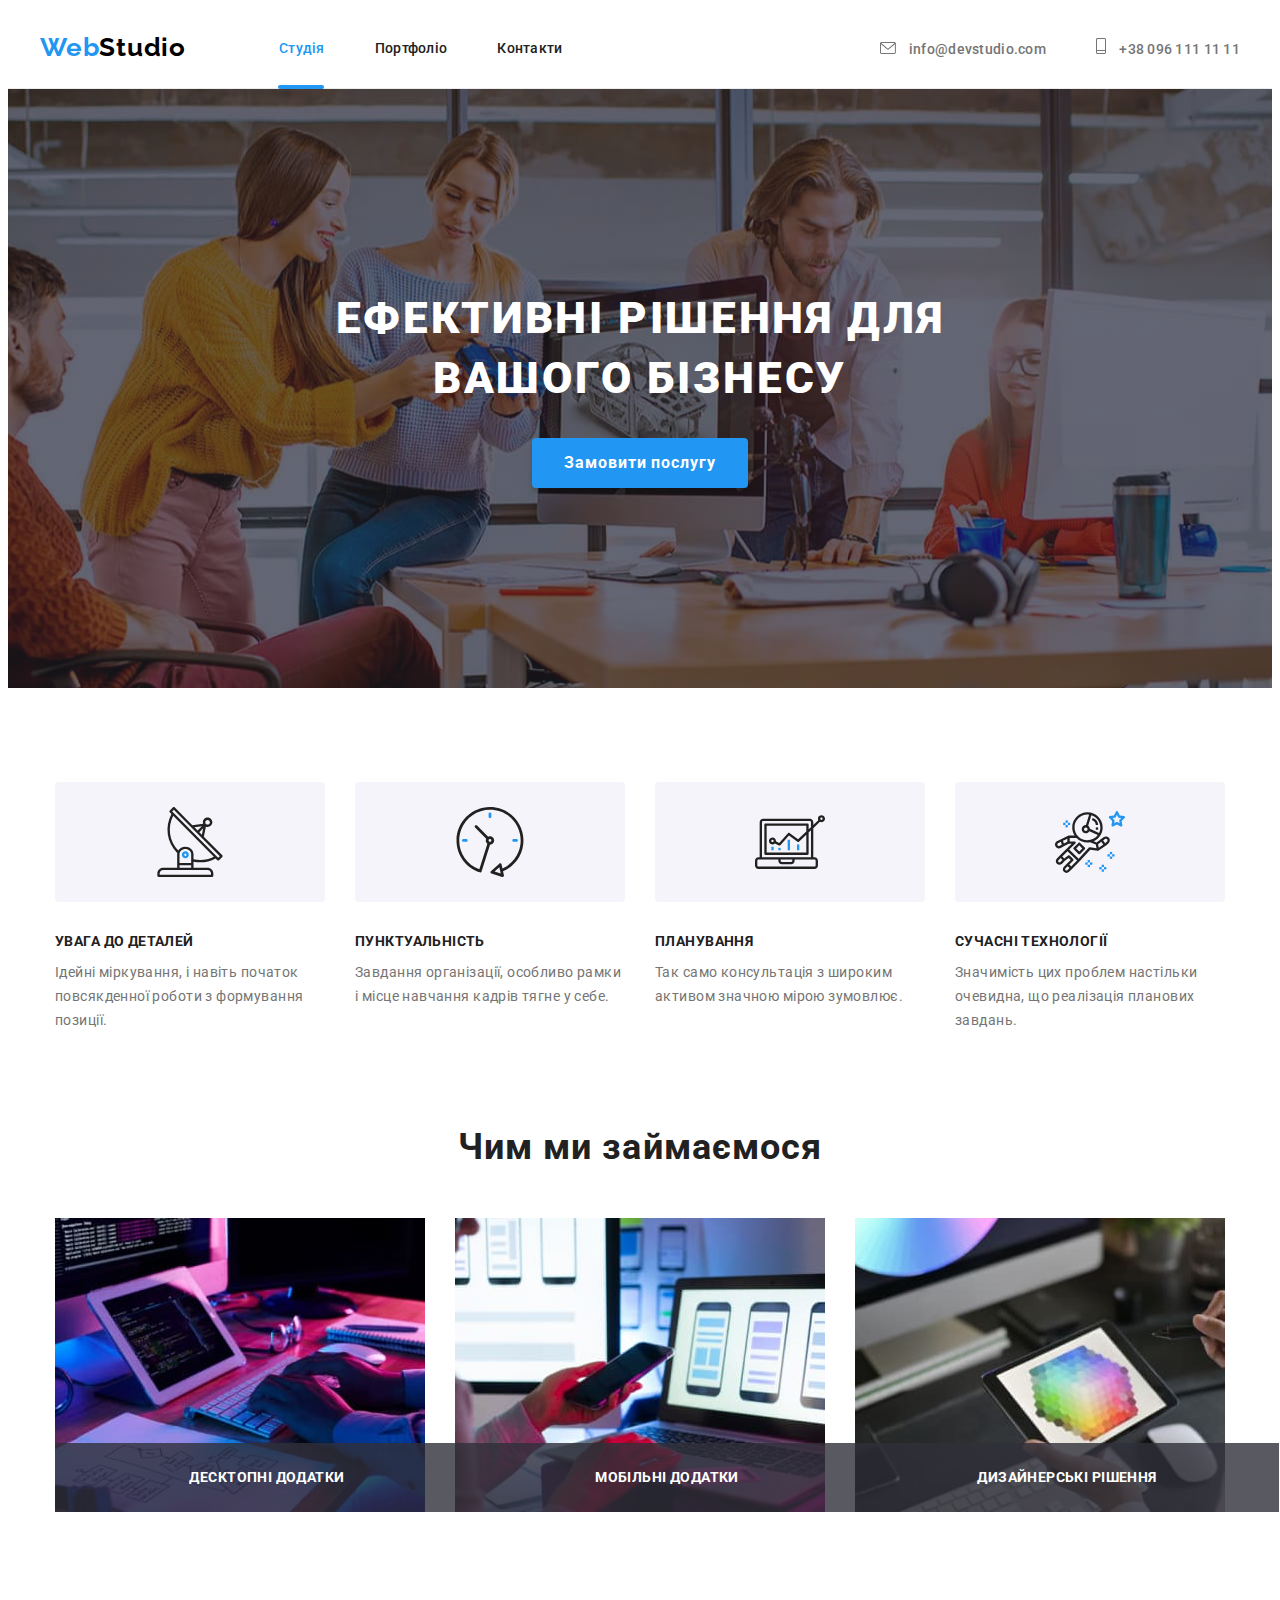
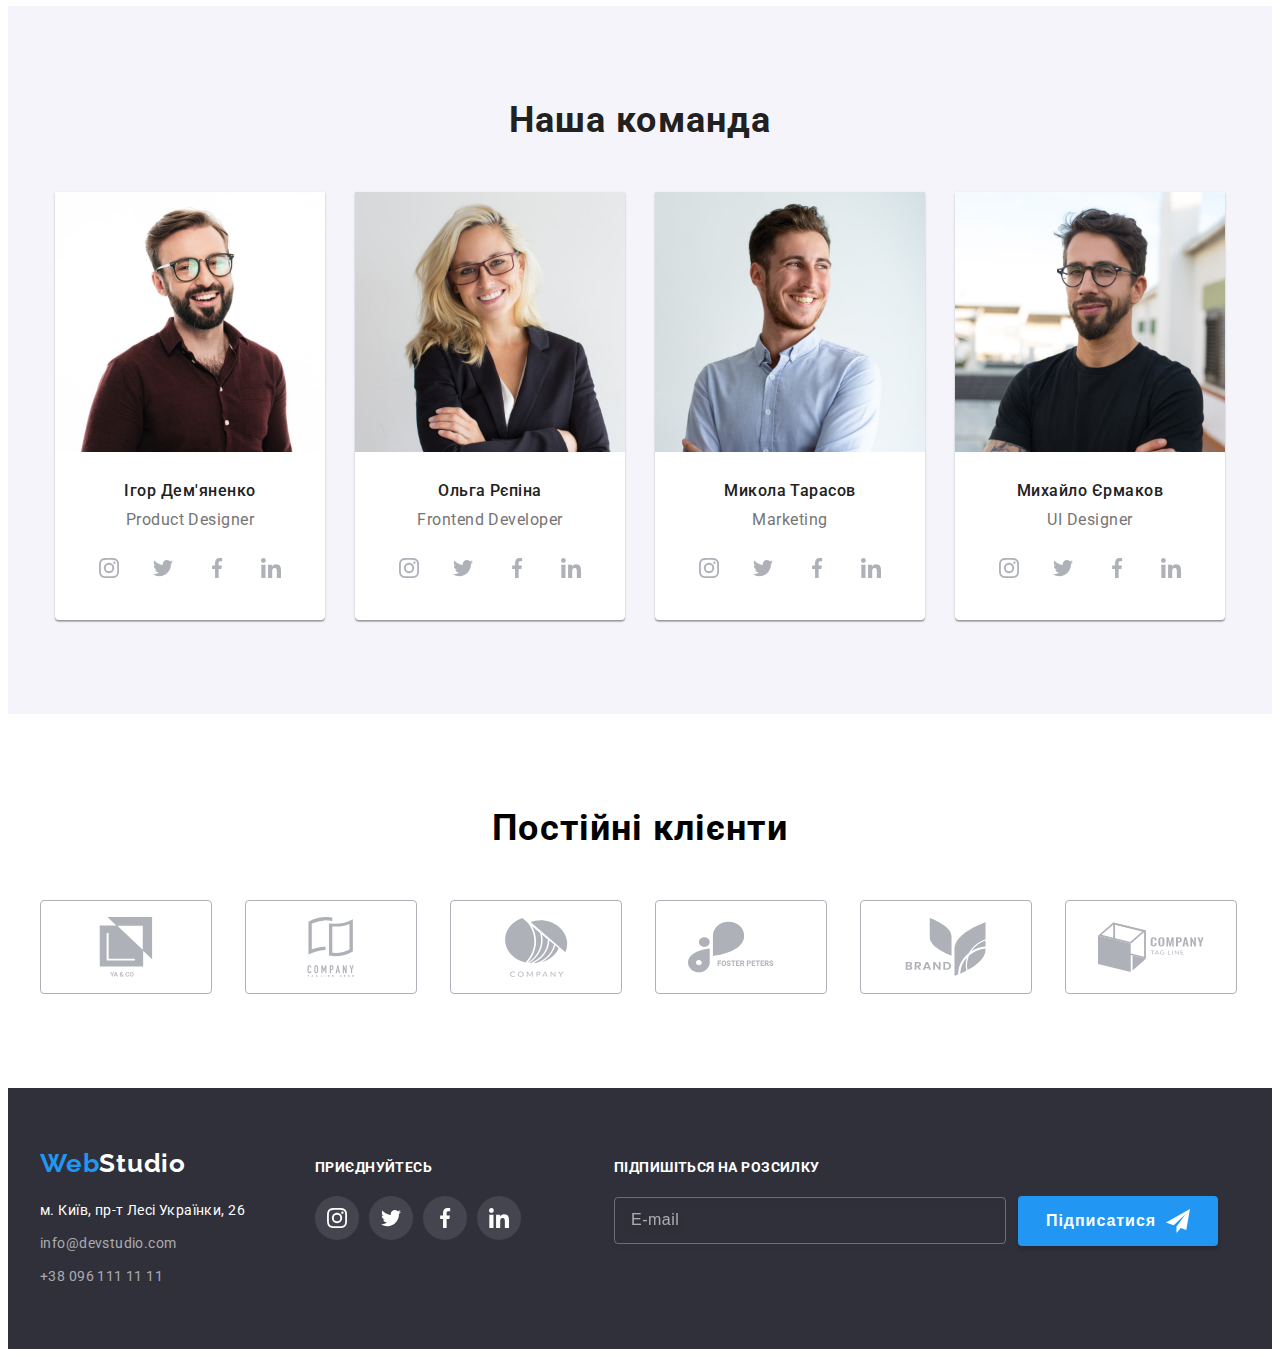
<file: index.html>
<!DOCTYPE html>
<html lang="uk">
  <head>
    <meta charset="UTF-8" />
    <meta http-equiv="X-UA-Compatible" content="IE=edge" />
    <meta name="viewport" content="width=device-width, initial-scale=1.0" />
    <title>Document</title>
    <link rel="preconnect" href="https://fonts.googleapis.com" />
    <link rel="preconnect" href="https://fonts.gstatic.com" crossorigin />
    <link
      href="https://fonts.googleapis.com/css2?family=Raleway:wght@700&family=Roboto:wght@400;500;700;900&display=swap"
      rel="stylesheet"
    />
    <link
      rel="stylesheet"
      href="https://cdnjs.cloudflare.com/ajax/libs/modern-normalize/1.1.0/modern-normalize.min.css"
      integrity="sha512-wpPYUAdjBVSE4KJnH1VR1HeZfpl1ub8YT/NKx4PuQ5NmX2tKuGu6U/JRp5y+Y8XG2tV+wKQpNHVUX03MfMFn9Q=="
      crossorigin="anonymous"
      referrerpolicy="no-referrer"
    />
    <link rel="stylesheet" href="./css/main.min.css" />
  </head>
  <body>
    <!-- Шапка сайту -->
    <header class="header">
      <div class="container header-container">
        <nav class="navigation">
          <a class="logo navigation__logo" href="/"
            >Web<span class="logo__accent logo__accent--dark">Studio</span></a
          >
          <ul class="site site__container">
            <li class="site__list">
              <a class="site__link link current" href="">Студія</a>
            </li>
            <li class="site__list">
              <a class="site__link" href="./portfolio.html">Портфоліо</a>
            </li>
            <li class="site__list">
              <a class="site__link" href="#">Контакти</a>
            </li>
          </ul>
        </nav>

        <ul class="address address__nav">
          <li class="address__list">
            <a class="address__mail" href="mailto:info@devstudio.com">
              <svg class="address__icon" width="16px" height="12px">
                <use href="./images/icons/symbol-defs.svg#icon-envelope"></use>
              </svg>
              info@devstudio.com
            </a>
          </li>
          <li class="address__list">
            <a class="address__tel" href="tel:+380961111111">
              <svg class="address__icon" width="10px" height="16px">
                <use
                  href="./images/icons/symbol-defs.svg#icon-phone"
                ></use>
              </svg>
              +38 096 111 11 11</a
            >
          </li>
        </ul>
      </div>
    </header>
    <main>
      <!-- Герой -->
      <section class="hero">
        <div class="container hero__container">
          <h1 class="hero__title">
            Ефективні рішення для <br />
            вашого бізнесу
          </h1>
          <button class="hero__btn" data-modal-open type="button">Замовити послугу</button>
        </div>
      </section>

      <section class="benefits">
        <div class="container benefits__container">
          <ul class="features">
            <li class="features__item icon-antenna">
              <h3 class="features__title">УВАГА ДО ДЕТАЛЕЙ</h3>
              <p class="features__text">
                Ідейні міркування, і навіть початок повсякденної роботи з
                формування позиції.
              </p>
            </li>
            <li class="features__item  icon-clock">
              <h3 class="features__title">ПУНКТУАЛЬНІСТЬ</h3>
              <p class="features__text">
                Завдання організації, особливо рамки і місце навчання кадрів
                тягне у себе.
              </p>
            </li>
            <li class="features__item  icon-diagram">
              <h3 class="features__title">ПЛАНУВАННЯ</h3>
              <p class="features__text">
                Так само консультація з широким активом значною мірою зумовлює.
              </p>
            </li>
            <li class="features__item  icon-austonaut">
              <h3 class="features__title">СУЧАСНІ ТЕХНОЛОГІЇ</h3>
              <p class="features__text">
                Значимість цих проблем настільки очевидна, що реалізація
                планових завдань.
              </p>
            </li>
          </ul>
        </div>
      </section>
      <section class="about">
        <div class="container about__container">
          <h2 class="about__title">Чим ми займаємося</h2>
          <ul class="work">
            <li>
              <div class="work__thumb">
              <img
                src="./images/img1.jpg"
                alt="Друк на клавіатурі"
                width="370"
                height="294"
              />
              <p class="work__text">Десктопні додатки</p>
            </div>
            </li>
            <li>
              <div class="work__thumb">
              <img
                src="./images/img2.jpg"
                alt="Пошук інформації"
                width="370"
                height="294"
              />
              <p class="work__text">Мобільні додатки</p>
            </div>
            </li>
            <li>
              <div class="work__thumb">
              <img
                src="./images/img3.jpg"
                alt="Знаходження рішень"
                width="370"
                height="294"
              />
              <p class="work__text">Дизайнерські рішення</p>
            </div>
            </li>
          </ul>
        </div>
      </section>
      <section class="team">
        <div class="container team__container">
          <h2 class="team__title">Наша команда</h2>
          <ul class="team__list">
            <li>
              <div class="team__img">
                <img
                  src="./images/imgigor.jpg"
                  alt="Працівник компанії"
                  width="270"
                />
                <div class="team__text">
                  <p class="team__top-text">Ігор Дем'яненко</p>
                  <p class="team__bottom-text">Product Designer</p>
                  <ul class="socials">
                    <li class="socials__item">
                      <a class="socials__link" href="" aria-label="Instagram">
                        <svg class="socials__icon" width="20px" height="20px">
                          <use
                            href="./images/icons/symbol-link.svg#icon-instagram"
                          ></use>
                        </svg>
                      </a>
                    </li>
                    <li class="socials__item">
                      <a class="socials__link" href="" aria-label="Twitter">
                        <svg class="socials__icon" width="20px" height="20px">
                          <use
                            href="./images/icons/symbol-link.svg#icon-twitter"
                          ></use>
                        </svg>
                      </a>
                    </li>
                    <li class="socials__item">
                      <a class="socials__link" href="" aria-label="Facebook">
                        <svg class="socials__icon" width="20px" height="20px">
                          <use
                            href="./images/icons/symbol-link.svg#icon-facebook"
                          ></use>
                        </svg>
                      </a>
                    </li>
                    <li class="socials__item">
                      <a class="socials__link" href="" aria-label="LinkedIn">
                        <svg class="socials__icon" width="20px" height="20px">
                          <use
                            href="./images/icons/symbol-link.svg#icon-linkedin"
                          ></use>
                        </svg>
                      </a>
                    </li>
                  </ul>
                </div>
              </div>
            </li>
            <li>
              <div class="team__img">
                <img
                  src="./images/imgolga.jpg"
                  alt="Працівник компанії"
                  width="270"
                />
                <div class="team__text">
                  <p class="team__top-text">Ольга Рєпіна</p>
                  <p class="team__bottom-text">Frontend Developer</p>
                  <ul class="socials">
                    <li class="socials__item">
                      <a class="socials__link" href="" aria-label="Instagram">
                        <svg class="socials__icon" width="20px" height="20px">
                          <use
                            href="./images/icons/symbol-link.svg#icon-instagram"
                          ></use>
                        </svg>
                      </a>
                    </li>
                    <li class="socials__item">
                      <a class="socials__link" href="" aria-label="Twitter">
                        <svg class="socials__icon" width="20px" height="20px">
                          <use
                            href="./images/icons/symbol-link.svg#icon-twitter"
                          ></use>
                        </svg>
                      </a>
                    </li>
                    <li class="socials__item">
                      <a class="socials__link" href="" aria-label="Facebook">
                        <svg class="socials__icon" width="20px" height="20px">
                          <use
                            href="./images/icons/symbol-link.svg#icon-facebook"
                          ></use>
                        </svg>
                      </a>
                    </li>
                    <li class="socials__item">
                      <a class="socials__link" href="" aria-label="LinkedIn">
                        <svg class="socials__icon" width="20px" height="20px">
                          <use
                            href="./images/icons/symbol-link.svg#icon-linkedin"
                          ></use>
                        </svg>
                      </a>
                    </li>
                  </ul>
                </div>
              </div>
            </li>
            <li>
              <div class="team__img">
                <img
                  src="./images/imgmykola.jpg"
                  alt="Працівник компанії"
                  width="270"
                />
                <div class="team__text">
                  <p class="team__top-text">Микола Тарасов</p>
                  <p class="team__bottom-text">Marketing</p>
                  <ul class="socials">
                    <li class="socials__item">
                      <a class="socials__link" href="" aria-label="Instagram">
                        <svg class="socials__icon" width="20px" height="20px">
                          <use
                            href="./images/icons/symbol-link.svg#icon-instagram"
                          ></use>
                        </svg>
                      </a>
                    </li>
                    <li class="socials__item">
                      <a class="socials__link" href="" aria-label="Twitter">
                        <svg class="socials__icon" width="20px" height="20px">
                          <use
                            href="./images/icons/symbol-link.svg#icon-twitter"
                          ></use>
                        </svg>
                      </a>
                    </li>
                    <li class="socials__item">
                      <a class="socials__link" href="" aria-label="Facebook">
                        <svg class="socials__icon" width="20px" height="20px">
                          <use
                            href="./images/icons/symbol-link.svg#icon-facebook"
                          ></use>
                        </svg>
                      </a>
                    </li>
                    <li class="socials__item">
                      <a class="socials__link" href="" aria-label="LinkedIn">
                        <svg class="socials__icon" width="20px" height="20px">
                          <use
                            href="./images/icons/symbol-link.svg#icon-linkedin"
                          ></use>
                        </svg>
                      </a>
                    </li>
                  </ul>
                </div>
              </div>
            </li>
            <li>
              <div class="team__img">
                <img
                  src="./images/imgmyhailo.jpg"
                  alt="Працівник компанії"
                  width="270"
                />
                <div class="team__text">
                  <p class="team__top-text">Михайло Єрмаков</p>
                  <p class="team__bottom-text">UI Designer</p>
                  <ul class="socials">
                    <li class="socials__item">
                      <a class="socials__link" href="" aria-label="Instagram">
                        <svg class="socials__icon" width="20px" height="20px">
                          <use
                            href="./images/icons/symbol-link.svg#icon-instagram"
                          ></use>
                        </svg>
                      </a>
                    </li>
                    <li class="socials__item">
                      <a class="socials__link" href="" aria-label="Twitter">
                        <svg class="socials__icon" width="20px" height="20px">
                          <use
                            href="./images/icons/symbol-link.svg#icon-twitter"
                          ></use>
                        </svg>
                      </a>
                    </li>
                    <li class="socials__item">
                      <a class="socials__link" href="" aria-label="Facebook">
                        <svg class="socials__icon" width="20px" height="20px">
                          <use
                            href="./images/icons/symbol-link.svg#icon-facebook"
                          ></use>
                        </svg>
                      </a>
                    </li>
                    <li class="socials__item">
                      <a class="socials__link" href="" aria-label="LinkedIn">
                        <svg class="socials__icon" width="20px" height="20px">
                          <use
                            href="./images/icons/symbol-link.svg#icon-linkedin"
                          ></use>
                        </svg>
                      </a>
                    </li>
                  </ul>
                </div>
              </div>
            </li>
          </ul>
        </div>
      </section>
      <section class="clients section">
        <div class="container">
          <h2 class="clients-title">Постійні клієнти</h2>
          <ul class="buyer">
            <li class="buyer__item">
              <a href="" class="buyer__link">
                <svg class="buyer__icon" width="106" height="60">
                  <use
                    href="./images/icons/symbol-defs-clients.svg#icon-company-1"
                  ></use>
                </svg>
              </a>
            </li>
            <li class="buyer__item">
              <a href="" class="buyer__link">
                <svg class="buyer__icon" width="106" height="60">
                  <use
                    href="./images/icons/symbol-defs-clients.svg#icon-company-2"
                  ></use>
                </svg>
              </a>
            </li>
            <li class="buyer__item">
              <a href="" class="buyer__link">
                <svg class="buyer__icon" width="106" height="60">
                  <use
                    href="./images/icons/symbol-defs-clients.svg#icon-company-3"
                  ></use>
                </svg>
              </a>
            </li>
            <li class="buyer__item">
              <a href="" class="buyer__link">
                <svg class="buyer__icon" width="106" height="60">
                  <use
                    href="./images/icons/symbol-defs-clients.svg#icon-company-4"
                  ></use>
                </svg>
              </a>
            </li>
            <li class="buyer__item">
              <a href="" class="buyer__link">
                <svg class="buyer__icon" width="106" height="60">
                  <use
                    href="./images/icons/symbol-defs-clients.svg#icon-company-5"
                  ></use>
                </svg>
              </a>
            </li>
            <li class="buyer__item">
              <a href="" class="buyer__link">
                <svg class="buyer__icon" width="106" height="60">
                  <use
                    href="./images/icons/symbol-defs-clients.svg#icon-company-6"
                  ></use>
                </svg>
              </a>
            </li>
          </ul>
        </div>
      </section>
    </main>
    <!-- Підвал -->
    <footer class="footer">
      <div class="container footer__container">
        <div class="footer__nav">
          <a class="logo" href="/">
            Web<span class="logo__accent logo__accent--light">Studio</span>
          </a>
          <address class="footer__address">
            <a
              class="footer__map"
              href="https://goo.gl/maps/mfCDsqHdeXD383oz8"
              target="_blank"
              rel="noopener noreferrer nofollow"
            >
              м. Київ, пр-т Лесі Українки, 26
            </a>
            <ul class="footer__list">
              <li>
                <a class="footer__link" href="mailto:info@devstudio.com"
                  >info@devstudio.com</a
                >
              </li>
              <li>
                <a class="footer__link" href="tel:+380961111111"
                  >+38 096 111 11 11</a
                >
              </li>
            </ul>
          </address>
        </div>
        <div class="footer__soc">
          <h3 class="footer__soc-title">приєднуйтесь</h3>
          <ul class="soc__list">
            <li class="soc__item">
              <a href="" class="soc__link" aria-label="Instagram">
                <svg class="soc__icon" width="20" height="20">
                  <use
                    href="./images/icons/symbol-link.svg#icon-instagram"
                  ></use>
                </svg>
              </a>
            </li>
            <li class="soc__item">
              <a href="" class="soc__link" aria-label="Twitter">
                <svg class="soc__icon" width="20" height="20">
                  <use href="./images/icons/symbol-link.svg#icon-twitter"></use>
                </svg>
              </a>
            </li>
            <li class="soc__item">
              <a href="" class="soc__link" aria-label="Facebook">
                <svg class="soc__icon" width="20" height="20">
                  <use
                    href="./images/icons/symbol-link.svg#icon-facebook"
                  ></use>
                </svg>
              </a>
            </li>
            <li class="soc__item">
              <a href="" class="soc__link" aria-label="LinkedIn">
                <svg class="soc__icon" width="20" height="20">
                  <use
                    href="./images/icons/symbol-link.svg#icon-linkedin"
                  ></use>
                </svg>
              </a>
            </li>
          </ul>
        </div>
        <div class="footer__input">
          <h3 class="input__title">Підпишіться на розсилку</h3>
          <form class="input__container">
            <input class="footer__input" type="email" placeholder="E-mail" />
            <button type="submit" class="input__button">
              Підписатися
              <svg width="24" height="24" class="input__img">
                <use href="./images/icons/symbol-defs-telegram.svg#icon-send"></use>
              </svg>
            </button>
          </form>
        </div>
      </div>
    </footer>
    <div class="backdrop is-hidden" data-modal>
      <div class="modal">
        <button class="modal-btn" data-modal-close type="button">
          <svg class="modal-close-icon" width="18" height="18">
            <use href="./images/icons/symbol-defs-icon.svg#icon-cross"></use>
          </svg>
        </button>
        <h3 class="modal-title">Залиште свої дані, ми вам передзвонимо</h3>

        <form class="form" name="signup_form" autocomplete="off">
          <label class="form-field">
            Ім'я
            <input class="form-input" type="text" name="name" id="name" />
            <svg class="form-icon" width="18" height="18">
              <use href="./images/icons/symbol-defs-modal.svg#icon-person"></use>
            </svg>
          </label>

          <label class="form-field">
            Телефон
            <input class="form-input" type="tel" name="tel" id="tel" />
            <svg class="form-icon" width="18" height="18">
              <use href="./images/icons/symbol-defs-modal.svg#icon-phone"></use>
            </svg>
          </label>

          <label class="form-field">
            Пошта
            <input class="form-input" type="email" name="email" id="email" />
            <svg class="form-icon" width="18" height="18">
              <use href="./images/icons/symbol-defs-modal.svg#icon-vector"></use>
            </svg>
          </label>

          <label class="form-field comment">
            Коментар
            <textarea 
            placeholder="Введіть текст" 
            class="form-input"></textarea>
          </label>

          <div class="form-check">
            <label class="checkbox-label">
              <input class="checkbox visually-hidden" type="checkbox" name="policy" />
              <span class="checkbox-icon"></span>
              Погоджуюся з розсилкою та приймаю
              <a href="" class="checkbox-accent">Умови договору</a>
            </label>
          </div>

          <button type="submit" class="form-button">Відправити</button>
        </form>
      </div>
    </div>
    <script src="./js/modal.js"></script>
  </body>
</html>
</file>
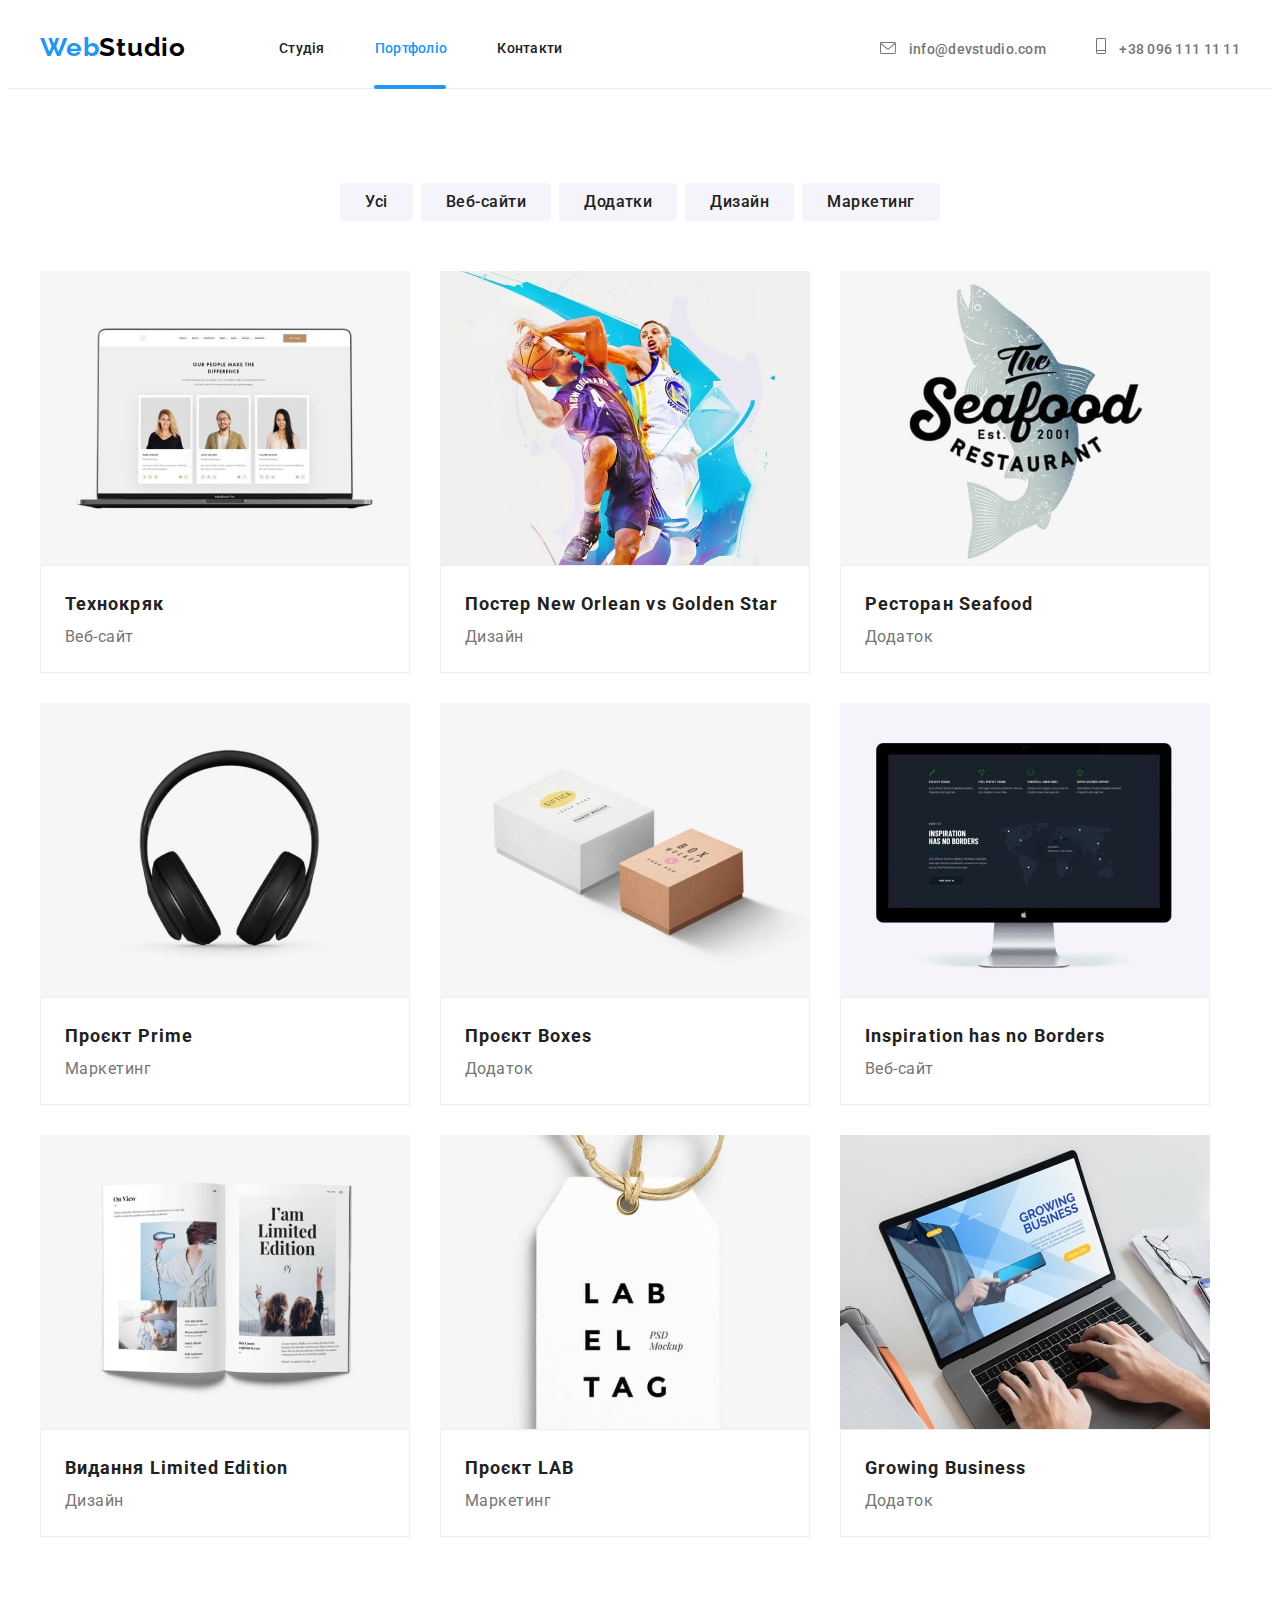
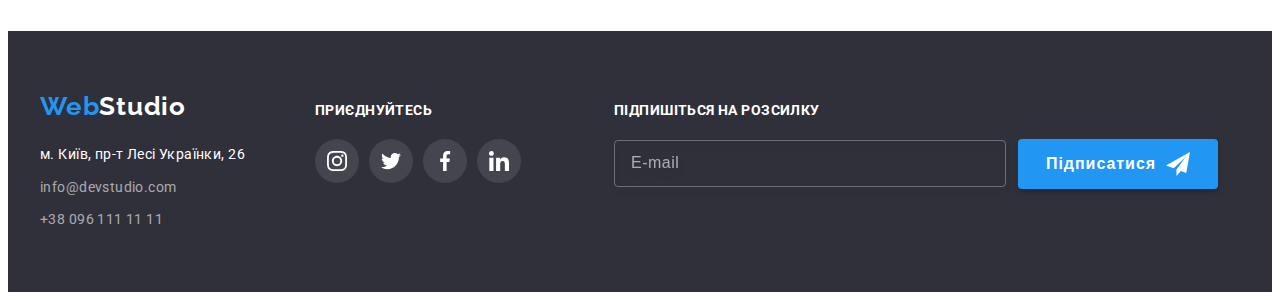
<file: portfolio.html>
<!DOCTYPE html>
<html lang="uk">
  <head>
    <meta charset="UTF-8" />
    <meta http-equiv="X-UA-Compatible" content="IE=edge" />
    <meta name="viewport" content="width=device-width, initial-scale=1.0" />
    <title>Document</title>
    <link rel="preconnect" href="https://fonts.googleapis.com" />
    <link rel="preconnect" href="https://fonts.gstatic.com" crossorigin />
    <link
      href="https://fonts.googleapis.com/css2?family=Raleway:wght@700&family=Roboto:wght@400;500;700;900&display=swap"
      rel="stylesheet"
    />
    <link
      rel="stylesheet"
      href="https://cdnjs.cloudflare.com/ajax/libs/modern-normalize/1.1.0/modern-normalize.min.css"
      integrity="sha512-wpPYUAdjBVSE4KJnH1VR1HeZfpl1ub8YT/NKx4PuQ5NmX2tKuGu6U/JRp5y+Y8XG2tV+wKQpNHVUX03MfMFn9Q=="
      crossorigin="anonymous"
      referrerpolicy="no-referrer"
    />
    <link rel="stylesheet" href="./css/main.min.css" />
  </head>
  <body>
    <!-- Шапка сайту -->
    <header class="header">
      <div class="container header-container">
        <nav class="navigation">
          <a class="logo navigation__logo" href="/"
            >Web<span class="logo__accent logo__accent--dark">Studio</span></a
          >
          <ul class="site site__container">
            <li class="site__list">
              <a class="site__link" href="./index.html">Студія</a>
            </li>
            <li class="site__list">
              <a class="site__link link current" href="./portfolio.html">Портфоліо</a>
            </li>
            <li class="site__list">
              <a class="site__link" href="#">Контакти</a>
            </li>
          </ul>
        </nav>

        <ul class="address address__nav">
          <li class="address__list">
            <a class="address__mail" href="mailto:info@devstudio.com">
              <svg class="address__icon" width="16px" height="12px">
                <use href="./images/icons/symbol-defs.svg#icon-envelope"></use>
              </svg>
              info@devstudio.com
            </a>
          </li>
          <li class="address__list">
            <a class="address__tel" href="tel:+380961111111">
              <svg class="address__icon" width="10px" height="16px">
                <use
                  href="./images/icons/symbol-defs.svg#icon-phone"
                ></use>
              </svg>
              +38 096 111 11 11</a
            >
          </li>
        </ul>
      </div>
    </header>
    <!-- Герой -->
    <main>
      <section class="menu">
        <div class="container menu-container">
          <h1 class="visually-hidden">Меню сторінки</h1>
          <ul class="menu--top-list">
            <li class="menu-top-item">
              <button class="menu-item-btn" type="button">Усі</button>
            </li>
            <li class="menu-top-item">
              <button class="menu-item-btn" type="button">Веб-сайти</button>
            </li>
            <li class="menu-top-item">
              <button class="menu-item-btn" type="button">Додатки</button>
            </li>
            <li class="menu-top-item">
              <button class="menu-item-btn" type="button">Дизайн</button>
            </li>
            <li class="menu-top-item">
              <button class="menu-item-btn" type="button">Маркетинг</button>
            </li>
          </ul>
        </div>
        <div class="container menu-under-container">
          <ul class="menu-under-list">
            <li class="menu-under-item">
              <a class="card-link" href="">
                <div class="thumb-wrap">
                  <img
                    src="./images/imagesp/img-min1.jpg"
                    alt="Ноутбук"
                    width="370"
                  />
                  <p class="overlay-text">
                    Ресурс пропонує комплексні пропозиції з різним рівнем
                    функціоналу та сервісів. Все це дозволить відвідувачу
                    отримати вичерпні відомості про компанію чи приватну особу.
                  </p>
                </div>
                <div class="cards">
                  <h2 class="menu-title">Технокряк</h2>
                  <p class="menu-text">Веб-сайт</p>
                </div>
              </a>
            </li>
            <li class="menu-under-item">
              <a class="card-link" href="">
                <div class="thumb-wrap">
                  <img
                    src="./images/imagesp/img(1)-min.jpg"
                    alt="Баскетбол"
                    width="370"
                  />
                  <p class="overlay-text">
                    Ресурс пропонує комплексні пропозиції з різним рівнем
                    функціоналу та сервісів. Все це дозволить відвідувачу
                    отримати вичерпні відомості про компанію чи приватну особу.
                  </p>
                </div>
                <div class="cards">
                  <h2 class="menu-title">Постер New Orlean vs Golden Star</h2>
                  <p class="menu-text">Дизайн</p>
                </div>
              </a>
            </li>
            <li class="menu-under-item">
              <a class="card-link" href="">
                <div class="thumb-wrap">
                  <img
                    src="./images/imagesp/img(2)-min.jpg"
                    alt="Ресторан"
                    width="370"
                  />
                  <p class="overlay-text">
                    Ресурс пропонує комплексні пропозиції з різним рівнем
                    функціоналу та сервісів. Все це дозволить відвідувачу
                    отримати вичерпні відомості про компанію чи приватну особу.
                  </p>
                </div>
                <div class="cards">
                  <h2 class="menu-title">Ресторан Seafood</h2>
                  <p class="menu-text">Додаток</p>
                </div>
              </a>
            </li>
            <li class="menu-under-item">
              <a class="card-link" href="">
                <div class="thumb-wrap">
                  <img
                    src="./images/imagesp/img(3)-min.jpg"
                    alt="Навушники"
                    width="370"
                  />
                  <p class="overlay-text">
                    Ресурс пропонує комплексні пропозиції з різним рівнем
                    функціоналу та сервісів. Все це дозволить відвідувачу
                    отримати вичерпні відомості про компанію чи приватну особу.
                  </p>
                </div>
                <div class="cards">
                  <h2 class="menu-title">Проєкт Prime</h2>
                  <p class="menu-text">Маркетинг</p>
                </div>
              </a>
            </li>
            <li class="menu-under-item">
              <a class="card-link" href="">
                <div class="thumb-wrap">
                  <img
                    src="./images/imagesp/img(4)-min.jpg"
                    alt="Коробки"
                    width="370"
                  />
                  <p class="overlay-text">
                    Ресурс пропонує комплексні пропозиції з різним рівнем
                    функціоналу та сервісів. Все це дозволить відвідувачу
                    отримати вичерпні відомості про компанію чи приватну особу.
                  </p>
                </div>
                <div class="cards">
                  <h2 class="menu-title">Проєкт Boxes</h2>
                  <p class="menu-text">Додаток</p>
                </div>
              </a>
            </li>
            <li class="menu-under-item">
              <a class="card-link" href="">
                <div class="thumb-wrap">
                  <img
                    src="./images/imagesp/img(5)-min.jpg"
                    alt="Екран"
                    width="370"
                  />
                  <p class="overlay-text">
                    Ресурс пропонує комплексні пропозиції з різним рівнем
                    функціоналу та сервісів. Все це дозволить відвідувачу
                    отримати вичерпні відомості про компанію чи приватну особу.
                  </p>
                </div>
                <div class="cards">
                  <h2 class="menu-title">Inspiration has no Borders</h2>
                  <p class="menu-text">Веб-сайт</p>
                </div>
              </a>
            </li>
            <li class="menu-under-item">
              <a class="card-link" href="">
                <div class="thumb-wrap">
                  <img
                    src="./images/imagesp/img(6)-min.jpg"
                    alt="Книга"
                    width="370"
                  />
                  <p class="overlay-text">
                    Ресурс пропонує комплексні пропозиції з різним рівнем
                    функціоналу та сервісів. Все це дозволить відвідувачу
                    отримати вичерпні відомості про компанію чи приватну особу.
                  </p>
                </div>
                <div class="cards">
                  <h2 class="menu-title">Видання Limited Edition</h2>
                  <p class="menu-text">Дизайн</p>
                </div>
              </a>
            </li>
            <li class="menu-under-item">
              <a class="card-link" href="">
                <div class="thumb-wrap">
                  <img
                    src="./images/imagesp/img(7)-min.jpg"
                    alt="Бірка"
                    width="370"
                  />
                  <p class="overlay-text">
                    Ресурс пропонує комплексні пропозиції з різним рівнем
                    функціоналу та сервісів. Все це дозволить відвідувачу
                    отримати вичерпні відомості про компанію чи приватну особу.
                  </p>
                </div>
                <div class="cards">
                  <h2 class="menu-title">Проєкт LAB</h2>
                  <p class="menu-text">Маркетинг</p>
                </div>
              </a>
            </li>
            <li class="menu-under-item">
              <a class="card-link" href="">
                <div class="thumb-wrap">
                  <img
                    src="./images/imagesp/img(8)-min.jpg"
                    alt="Друк на клавіатурі"
                    width="370"
                  />
                  <p class="overlay-text">
                    Ресурс пропонує комплексні пропозиції з різним рівнем
                    функціоналу та сервісів. Все це дозволить відвідувачу
                    отримати вичерпні відомості про компанію чи приватну особу.
                  </p>
                </div>
                <div class="cards">
                  <h2 class="menu-title">Growing Business</h2>
                  <p class="menu-text">Додаток</p>
                </div>
              </a>
            </li>
          </ul>
        </div>
      </section>
    </main>
    <!-- Підвал -->
    <footer class="footer">
      <div class="container footer__container">
        <div class="footer__nav">
          <a class="logo" href="/">
            Web<span class="logo__accent logo__accent--light">Studio</span>
          </a>
          <address class="footer__address">
            <a
              class="footer__map"
              href="https://goo.gl/maps/mfCDsqHdeXD383oz8"
              target="_blank"
              rel="noopener noreferrer nofollow"
            >
              м. Київ, пр-т Лесі Українки, 26
            </a>
            <ul class="footer__list">
              <li>
                <a class="footer__link" href="mailto:info@devstudio.com"
                  >info@devstudio.com</a
                >
              </li>
              <li>
                <a class="footer__link" href="tel:+380961111111"
                  >+38 096 111 11 11</a
                >
              </li>
            </ul>
          </address>
        </div>
        <div class="footer__soc">
          <h3 class="footer__soc-title">приєднуйтесь</h3>
          <ul class="soc__list">
            <li class="soc__item">
              <a href="" class="soc__link" aria-label="Instagram">
                <svg class="soc__icon" width="20" height="20">
                  <use
                    href="./images/icons/symbol-link.svg#icon-instagram"
                  ></use>
                </svg>
              </a>
            </li>
            <li class="soc__item">
              <a href="" class="soc__link" aria-label="Twitter">
                <svg class="soc__icon" width="20" height="20">
                  <use href="./images/icons/symbol-link.svg#icon-twitter"></use>
                </svg>
              </a>
            </li>
            <li class="soc__item">
              <a href="" class="soc__link" aria-label="Facebook">
                <svg class="soc__icon" width="20" height="20">
                  <use
                    href="./images/icons/symbol-link.svg#icon-facebook"
                  ></use>
                </svg>
              </a>
            </li>
            <li class="soc__item">
              <a href="" class="soc__link" aria-label="LinkedIn">
                <svg class="soc__icon" width="20" height="20">
                  <use
                    href="./images/icons/symbol-link.svg#icon-linkedin"
                  ></use>
                </svg>
              </a>
            </li>
          </ul>
        </div>
        <div class="footer__input">
          <h3 class="input__title">Підпишіться на розсилку</h3>
          <form class="input__container">
            <input class="footer__input" type="email" placeholder="E-mail" />
            <button type="submit" class="input__button">
              Підписатися
              <svg width="24" height="24" class="input__img">
                <use href="./images/icons/symbol-defs-telegram.svg#icon-send"></use>
              </svg>
            </button>
          </form>
        </div>
      </div>
    </footer>
  </body>
</html>
</file>
<file: css/main.min.css>
:root{--main-color: #757575;--second-color: #212121;--letter-color: #ffffff;--typical-lh: 1.33;--main-font: "Roboto", sans-serif}.visually-hidden{position:absolute;white-space:nowrap;width:1px;height:1px;overflow:hidden;border:0;padding:0;clip:rect(0 0 0 0);-webkit-clip-path:inset(50%);clip-path:inset(50%);margin:-1px}p,h1,h2,h3,h4,h5,h6{margin:0}ul,ol{margin:0;padding-left:0;list-style:none}body{font-family:var(--main-font);background-color:#fff}img{display:block;max-width:100%;height:auto}section{padding-top:94px;padding-bottom:94px}button{cursor:pointer}.container{width:1200px;padding-left:15px;padding-right:15px;margin:0 auto}.backdrop{position:fixed;top:0;width:100%;height:100%;background-color:rgba(0,0,0,.2);transition:opacity 300ms linear,visibility 300ms linear}.modal{position:absolute;top:50%;left:50%;width:528px;height:581px;background:#fff;box-shadow:0px 1px 3px rgba(0,0,0,.12),0px 1px 1px rgba(0,0,0,.14),0px 2px 1px rgba(0,0,0,.2);border-radius:4px;transform:translate(-50%, -50%) scale(1);transition:transform 500ms linear;padding:40px}.backdrop.is-hidden .modal{transform:translate(-50%, -50%) scale(0)}.modal-btn{position:absolute;top:10px;right:10px;width:30px;height:30px;background-color:rgba(0,0,0,0);border:1px solid rgba(0,0,0,.1);border-radius:50%;display:flex;align-items:center;cursor:pointer;transition:color 250ms cubic-bezier(0.4, 0, 0.2, 1),fill 250ms cubic-bezier(0.4, 0, 0.2, 1)}.modal-btn:hover,.modal-btn:focus{color:#2196f3}.modal-close-icon{fill:currentColor}.is-hidden{opacity:0;visibility:hidden;pointer-events:none}.modal-title{font-weight:700;font-size:20px;line-height:1.15;text-align:center;margin-bottom:12px}.form{width:448px;margin:0 auto}.form-field{position:relative;display:flex;flex-direction:column}.form-field:not(:last-child){margin-bottom:10px}.form-field.comment{margin-bottom:0}label{font-size:12px;line-height:1.17;letter-spacing:.01em;color:var(--main-color)}.form-field input{height:40px;margin-top:4px;padding:11px;padding-left:42px;border:1px solid rgba(33,33,33,.2);border-radius:4px;outline:none;color:#212121}.form-field label{margin-bottom:4px}.form-label{font-size:12px;line-height:1.17;letter-spacing:.01em;color:var(--main-color)}.form-icon{position:absolute;top:50%;left:12px;display:inline-block}.form-input:focus~.form-icon{fill:#2196f3}.form-input:focus{border-color:#2196f3}textarea{resize:none;width:100%;height:120px}textarea::-moz-placeholder{font-size:12px;line-height:1.17;letter-spacing:.01em;color:rgba(117,117,117,.5)}textarea:-ms-input-placeholder{font-size:12px;line-height:1.17;letter-spacing:.01em;color:rgba(117,117,117,.5)}textarea::placeholder{font-size:12px;line-height:1.17;letter-spacing:.01em;color:rgba(117,117,117,.5)}.form-field textarea{margin-top:4px;border:1px solid rgba(33,33,33,.2);border-radius:4px;outline:none;padding:12px 16px;color:#212121}.form-check{display:flex;justify-content:center;margin-bottom:30px;text-align:center;margin-top:20px}.checkbox-label{display:flex;align-items:center;font-size:14px;line-height:2.71;letter-spacing:.03em;color:var(--main-color);text-align:center}.checkbox-icon{display:inline-block;width:16px;height:15px;border:2px solid #000;border-radius:4px;margin-right:7px}.checkbox:checked+.checkbox-icon{background-color:#2196f3;border-color:#2196f3;background-image:url(../images/icons/icon-check.svg);background-repeat:no-repeat;background-position:50% 50%;background-size:contain;background-origin:border-box}.checkbox-accent{color:#2196f3;text-decoration:underline;margin-left:5px}.form-button{display:block;background-color:#2196f3;color:#fff;font-weight:700;letter-spacing:.06em;box-shadow:0px 4px 4px rgba(0,0,0,.15);border-radius:4px;border-color:rgba(0,0,0,0);min-height:50px;min-width:200px;padding:10px 52px;text-align:center;margin:0 auto;transition:background-color 250ms cubic-bezier(0.4, 0, 0.2, 1)}.form-button:hover{background-color:#2e7fc2}.header{padding-top:24px;padding-bottom:24px;border-bottom:1px solid #ececec}.header-container{display:flex;align-items:center}.navigation{display:flex;align-items:center}.navigation__logo{display:flex;margin-left:auto}.logo{font-family:"Raleway",sans-serif;font-weight:700;font-size:26px;line-height:1.22;letter-spacing:.03em;color:#2196f3;text-decoration:none}.logo__accent--dark{color:#000}.site{list-style:none}.site__container{display:flex;gap:50px;margin-left:93px;margin-right:auto}.site__link{text-decoration:none;font-weight:500;font-size:14px;line-height:var(--typical-lh);letter-spacing:.02em;color:var(--second-color);padding:32px 0;transition:color 250ms cubic-bezier(0.4, 0, 0.2, 1)}.site__link:hover,.site__link:focus{color:#2196f3;fill:currentColor}.link.current{position:relative;color:#2196f3}.link.current::after{content:"";position:absolute;bottom:0;left:0;display:block;width:100%;height:4px;background:#2196f3;border-radius:2px;margin:-1px}.address__nav{display:flex;align-items:baseline;list-style:none;margin-left:auto;gap:50px;color:var(--main-color)}.address__icon{fill:currentColor;margin-right:10px}.address__icon:hover,.address__icon:focus{color:#2196f3;fill:currentColor}.address__mail,.address__tel{font-weight:500;font-size:14px;line-height:var(--typical-lh);letter-spacing:.02em;color:var(--main-color);text-decoration:none;transition:color 250ms cubic-bezier(0.4, 0, 0.2, 1)}.address__mail:hover,.address__mail:focus,.address__tel:hover,.address__tel:focus{color:#2196f3;fill:currentColor}.hero{background-color:#c4c4c4;background-image:linear-gradient(to right, rgba(47, 48, 58, 0.4), rgba(47, 48, 58, 0.4)),url(../images/img-bg-hero.jpg);background-repeat:no-repeat;background-position:center;max-width:1600px;margin:0 auto;padding-top:200px;padding-bottom:200px}.hero__container{display:flex;flex-direction:column;align-items:center}.hero__title{text-align:center;margin-bottom:30px;font-weight:900;font-size:44px;line-height:1.36;letter-spacing:.06em;text-transform:uppercase;color:#fff}.hero__btn{padding:10px 32px 10px 32px;font-family:inherit;font-weight:700;font-size:16px;line-height:1.87;letter-spacing:.06em;color:#fff;background:#2196f3;box-shadow:0px 4px 4px rgba(0,0,0,.15);border-radius:4px;border:none}.benefits{padding-top:94px;padding-bottom:0}.benefits__container{display:flex}.features{list-style:none;display:flex;gap:30px;margin-right:auto;margin-left:auto}.features__item::before{display:block;content:"";height:120px;background-color:#f5f4fa;border-radius:4px;margin-bottom:30px;background-size:70px 70px;background-repeat:no-repeat;background-position:center}.icon-antenna::before{background-image:url(../images/icons/antenna.svg)}.icon-clock::before{background-image:url(../images/icons/clock.svg)}.icon-diagram::before{background-image:url(../images/icons/diagram.svg)}.icon-austonaut::before{background-image:url(../images/icons/astronaut.svg)}.features__title{margin-bottom:10px;width:270px;font-size:14px;line-height:var(--typical-lh);letter-spacing:.03em;text-transform:uppercase;color:var(--second-color)}.features__text{font-size:14px;max-width:270px;line-height:1.71;letter-spacing:.03em;color:var(--main-color)}.about{padding-top:94px;padding-bottom:94px}.about__container{display:flex;flex-direction:column;align-items:center}.about__title{display:flex;margin-bottom:50px;font-size:36px;line-height:1.16;text-align:center;letter-spacing:.03em;color:var(--second-color)}.work{display:flex;gap:30px;list-style:none}.work__thumb{position:relative}.work__text{position:absolute;bottom:0;left:0;font-weight:700;font-size:14px;line-height:1.14;text-align:center;letter-spacing:.03em;text-transform:uppercase;color:#fff;background-color:rgba(47,48,58,.8);width:100%;padding:27px}.team{background-color:#f5f4fa;padding-top:94px;padding-bottom:94px}.team__container{display:flex;flex-direction:column;align-items:center}.team__title{display:flex;margin-bottom:50px;font-size:36px;line-height:1.16;text-align:center;letter-spacing:.03em;color:var(--second-color)}.team__list{display:flex;gap:30px;list-style:none}.team__img{background:#fff;box-shadow:0px 1px 3px rgba(0,0,0,.12),0px 1px 1px rgba(0,0,0,.14),0px 2px 1px rgba(0,0,0,.2);border-radius:0px 0px 4px 4px}.team__text{padding-top:30px;padding-bottom:30px}.team__top-text{margin-bottom:10px;font-weight:500;font-size:16px;line-height:1.18;text-align:center;letter-spacing:.03em;color:var(--second-color)}.team__bottom-text{font-weight:400;font-size:16px;line-height:1.18;text-align:center;letter-spacing:.03em;color:var(--main-color)}.socials{display:flex;align-items:center;justify-content:center;gap:10px;list-style:none;margin-top:16px}.socials__link{color:#afb1b8;display:flex;align-items:center;justify-content:center;width:44px;height:44px;border-radius:50%;transition:background-color 250ms cubic-bezier(0.4, 0, 0.2, 1),color 250ms cubic-bezier(0.4, 0, 0.2, 1)}.socials__link:hover,.socials__link:focus{color:#fff;background-color:#2196f3}.socials__icon{fill:currentColor}.clients-title{text-align:center;margin-bottom:50px;font-weight:700;font-size:36px;line-height:1.16;text-align:center;letter-spacing:.03em}.buyer{display:flex;gap:30px}.buyer__item{flex-basis:calc((100% - 150px)/6)}.buyer__link{display:flex;align-items:center;justify-content:center;width:170px;height:92px;color:#afb1b8;border:1px solid #afb1b8;border-radius:4px;transition:background-color 250ms cubic-bezier(0.4, 0, 0.2, 1),color 250ms cubic-bezier(0.4, 0, 0.2, 1)}.buyer__link:hover,.buyer__link:focus{color:#2196f3;border-color:#2196f3}.buyer__icon{fill:currentColor}.footer{background-color:#2f303a;padding-top:60px;padding-bottom:60px}.footer__container{display:flex;align-items:center;align-items:baseline}.footer__nav{display:block;margin-right:70px}.footer-soc{display:block}.logo__accent--light{color:#fff}.footer__address{display:flex;gap:9px;flex-direction:column;font-style:normal}.footer__map{font-size:14px;line-height:1.71;letter-spacing:.03em;color:#fff;text-decoration:none;margin-top:20px}.footer__list{display:flex;gap:9px;flex-direction:column;list-style:none}.footer__link{font-size:14px;line-height:1.71;letter-spacing:.03em;color:rgba(255,255,255,.6);text-decoration:none;transition:color 250ms cubic-bezier(0.4, 0, 0.2, 1)}.footer__link:hover,.footer__link:focus{color:#2196f3}.footer__soc{margin-right:93px}.footer__soc-title{display:block;font-weight:700;font-size:14px;line-height:1.14;letter-spacing:.03em;text-transform:uppercase;color:#fff;margin-bottom:20px}.soc__list{display:flex;align-items:center;justify-content:center;height:100%;gap:10px}.soc__link{color:#fff;display:flex;align-items:center;justify-content:center;width:44px;height:44px;border-radius:50%;background:rgba(255,255,255,.1);transition:background-color 250ms cubic-bezier(0.4, 0, 0.2, 1),color 250ms cubic-bezier(0.4, 0, 0.2, 1)}.soc__link:hover,.soc__link:focus{background-color:#2196f3;color:#fff}.soc__icon{fill:currentColor}.input__title{font-weight:700;font-size:14px;line-height:1.14;letter-spacing:.03em;text-transform:uppercase;color:var(--letter-color);margin-bottom:20px}.input__container{display:flex;align-items:center}.input__container input{background-color:inherit;border:1px solid rgba(255,255,255,.3);border-radius:4px;filter:drop-shadow(0px 4px 4px rgba(0, 0, 0, 0.15));width:358px;padding:15px 16px;margin-right:12px;color:#f5f4fa}.input__container input::-moz-placeholder{color:rgba(255,255,255,.6);font-size:16px;line-height:1.25;letter-spacing:.03em}.input__container input:-ms-input-placeholder{color:rgba(255,255,255,.6);font-size:16px;line-height:1.25;letter-spacing:.03em}.input__container input::placeholder{color:rgba(255,255,255,.6);font-size:16px;line-height:1.25;letter-spacing:.03em}.input__button{display:flex;align-items:center;justify-content:center;text-align:center;gap:10px;color:var(--letter-color);background-color:#2196f3;box-shadow:0px 4px 4px rgba(0,0,0,.15);border-radius:4px;border:rgba(0,0,0,0);width:200px;padding-top:10px;padding-bottom:10px;font-weight:700;font-size:16px;line-height:1.88;letter-spacing:.06em}.input__button:hover{background-color:#3270a3}.input__img{fill:currentColor}@-webkit-keyframes moving{100%{transform:rotate(-360deg)}}@keyframes moving{100%{transform:rotate(-360deg)}}.input__button:hover>.input__img{-webkit-animation:moving 1000ms 1 linear;animation:moving 1000ms 1 linear;transform-origin:1px 1px}.menu-container{display:flex;justify-content:center}.menu--top-list{display:flex;margin-bottom:50px;gap:8px;list-style:none}.menu-item-btn{padding:6px 25px 6px 25px;font-family:inherit;font-weight:500;font-size:16px;line-height:1.62;text-align:center;letter-spacing:.03em;color:var(--second-color);background:#f5f4fa;border-radius:4px;cursor:pointer;border:none;transition:color 250ms cubic-bezier(0.4, 0, 0.2, 1),background-color 250ms cubic-bezier(0.4, 0, 0.2, 1),box-shadow 250ms cubic-bezier(0.4, 0, 0.2, 1)}.menu-item-btn:hover,.menu-item-btn:focus{background-color:#2196f3;color:#fff;box-shadow:0px 3px 1px rgba(0,0,0,.1),0px 1px 2px rgba(0,0,0,.08),0px 2px 2px rgba(0,0,0,.12)}.menu{padding-top:94px;padding-bottom:94px}.menu-under-list{display:flex;flex-wrap:wrap;padding:0;gap:30px;list-style:none}.cards{padding:20px 24px 20px 24px;border:1px solid #eee}.card-link{display:block;text-decoration:none}.card-link:hover,.card-link:focus{box-shadow:0px 1px 1px rgba(0,0,0,.12),0px 4px 4px rgba(0,0,0,.06),1px 4px 6px rgba(0,0,0,.16)}.thumb-wrap{position:relative;overflow:hidden}.overlay-text{position:absolute;top:0;left:0;color:#fff;background:rgba(33,150,243,.9);font-weight:400;font-size:18px;line-height:1.56;letter-spacing:.03em;padding:63px 24px;height:100%;transform:translateY(100%);transition:transform 300ms cubic-bezier(0.4, 0, 0.2, 1);overflow:auto}.card-link:hover .overlay-text{transform:translateY(0)}.menu-title{font-size:18px;line-height:2;letter-spacing:.06em;color:var(--second-color)}.menu-text{font-size:16px;line-height:1.88;letter-spacing:.03em;color:var(--main-color)}/*# sourceMappingURL=main.min.css.map */
</file>
